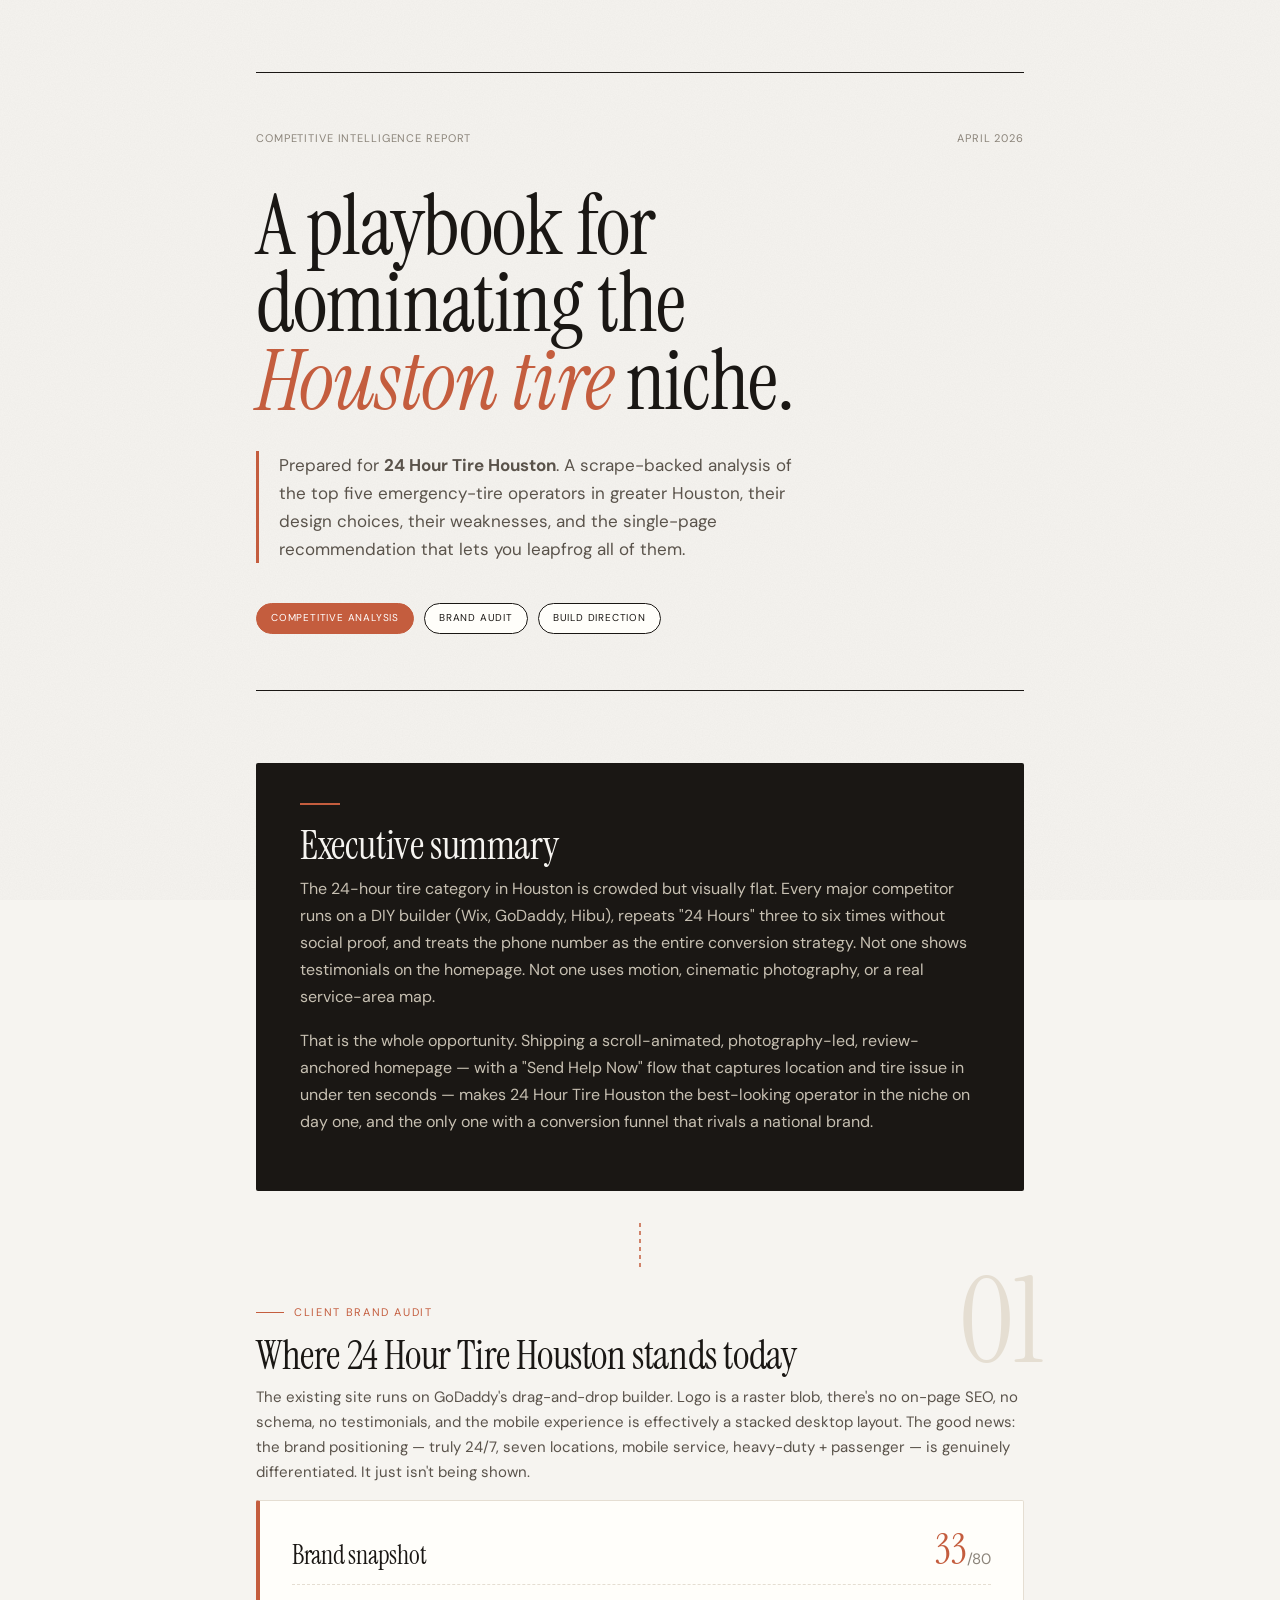
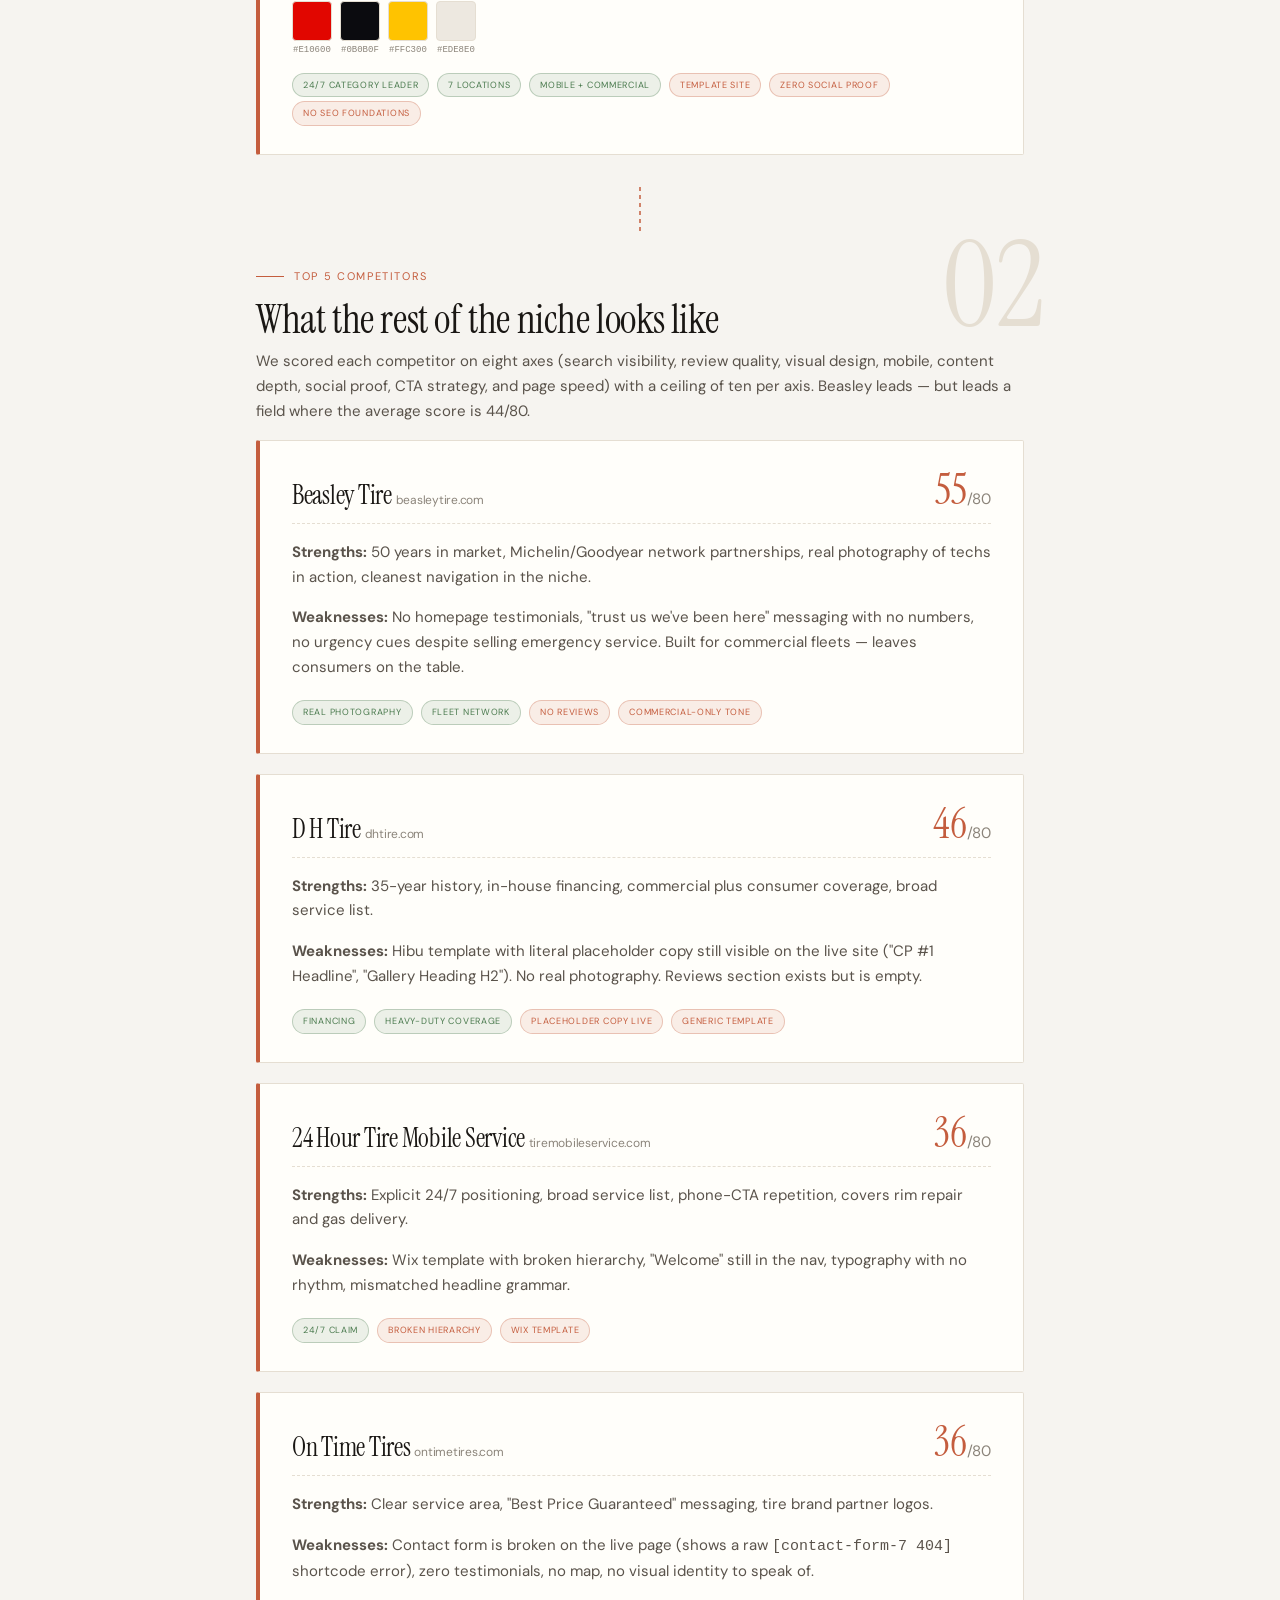
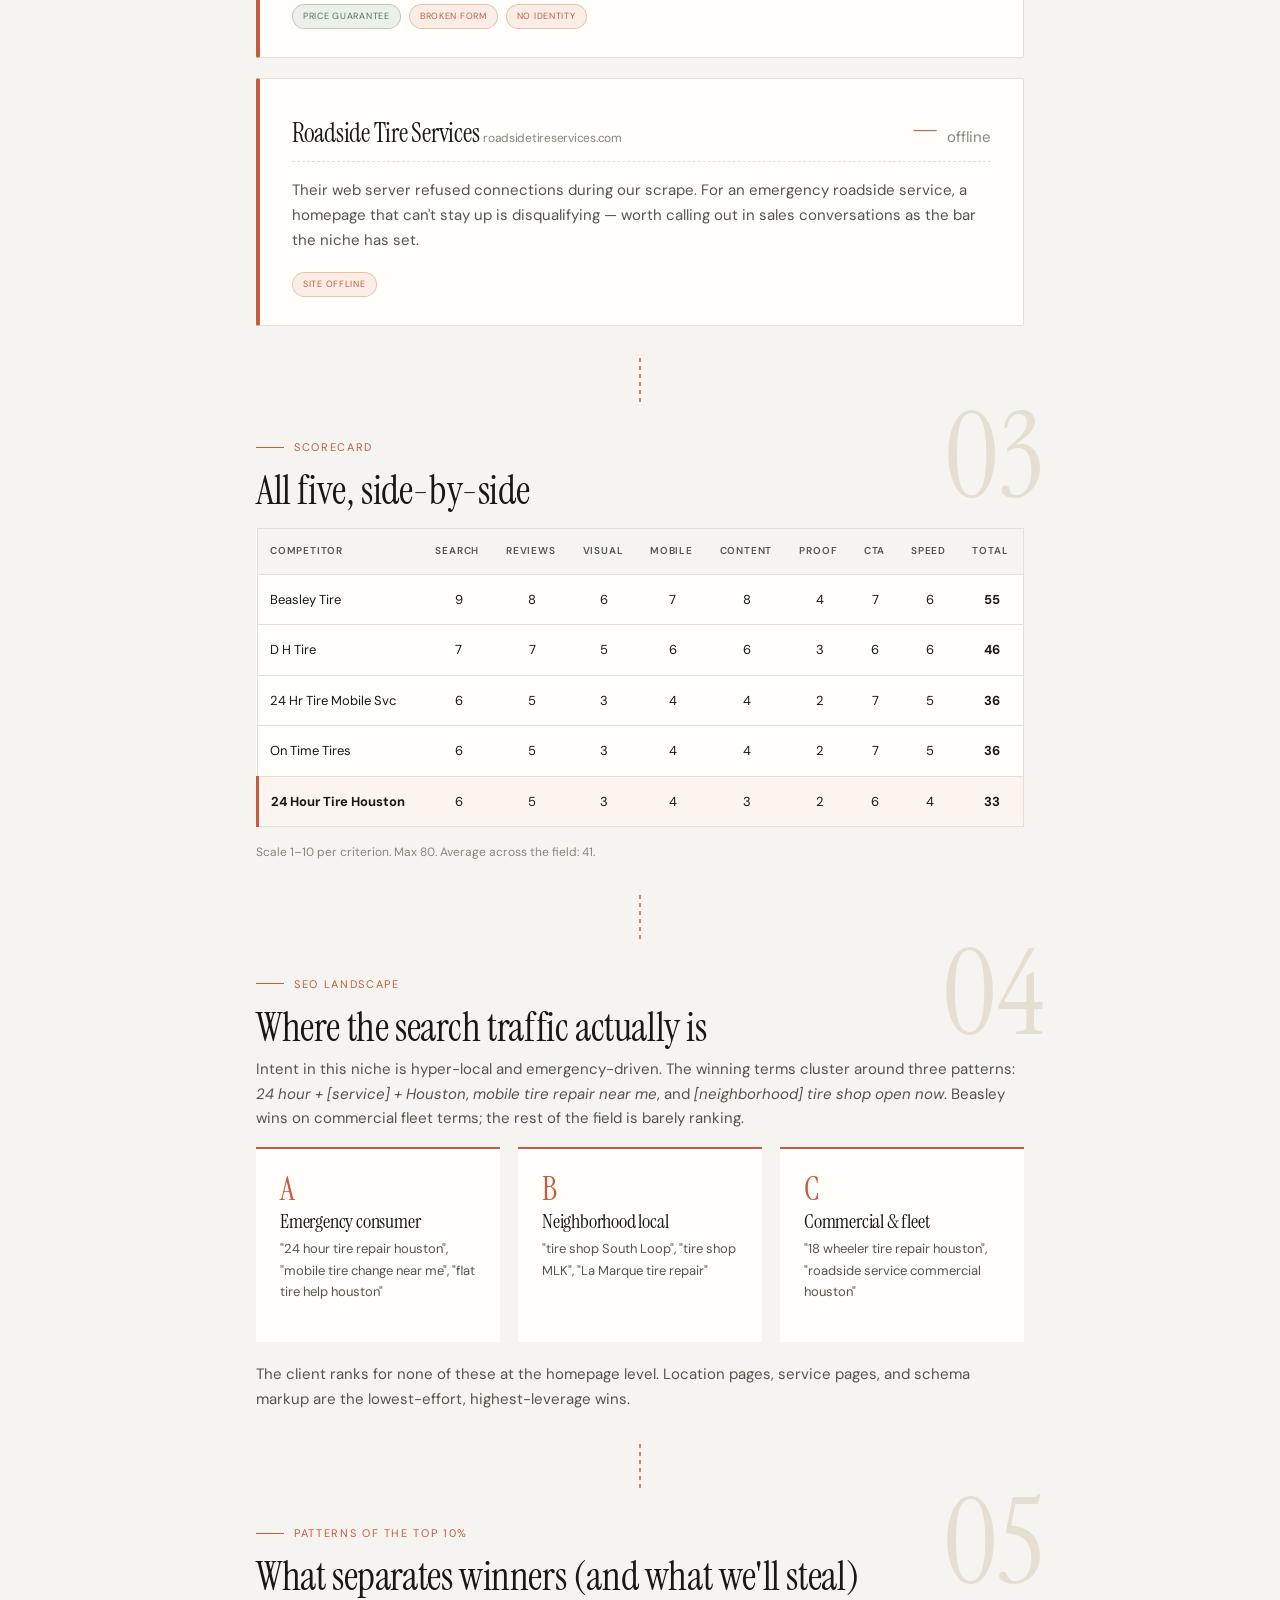
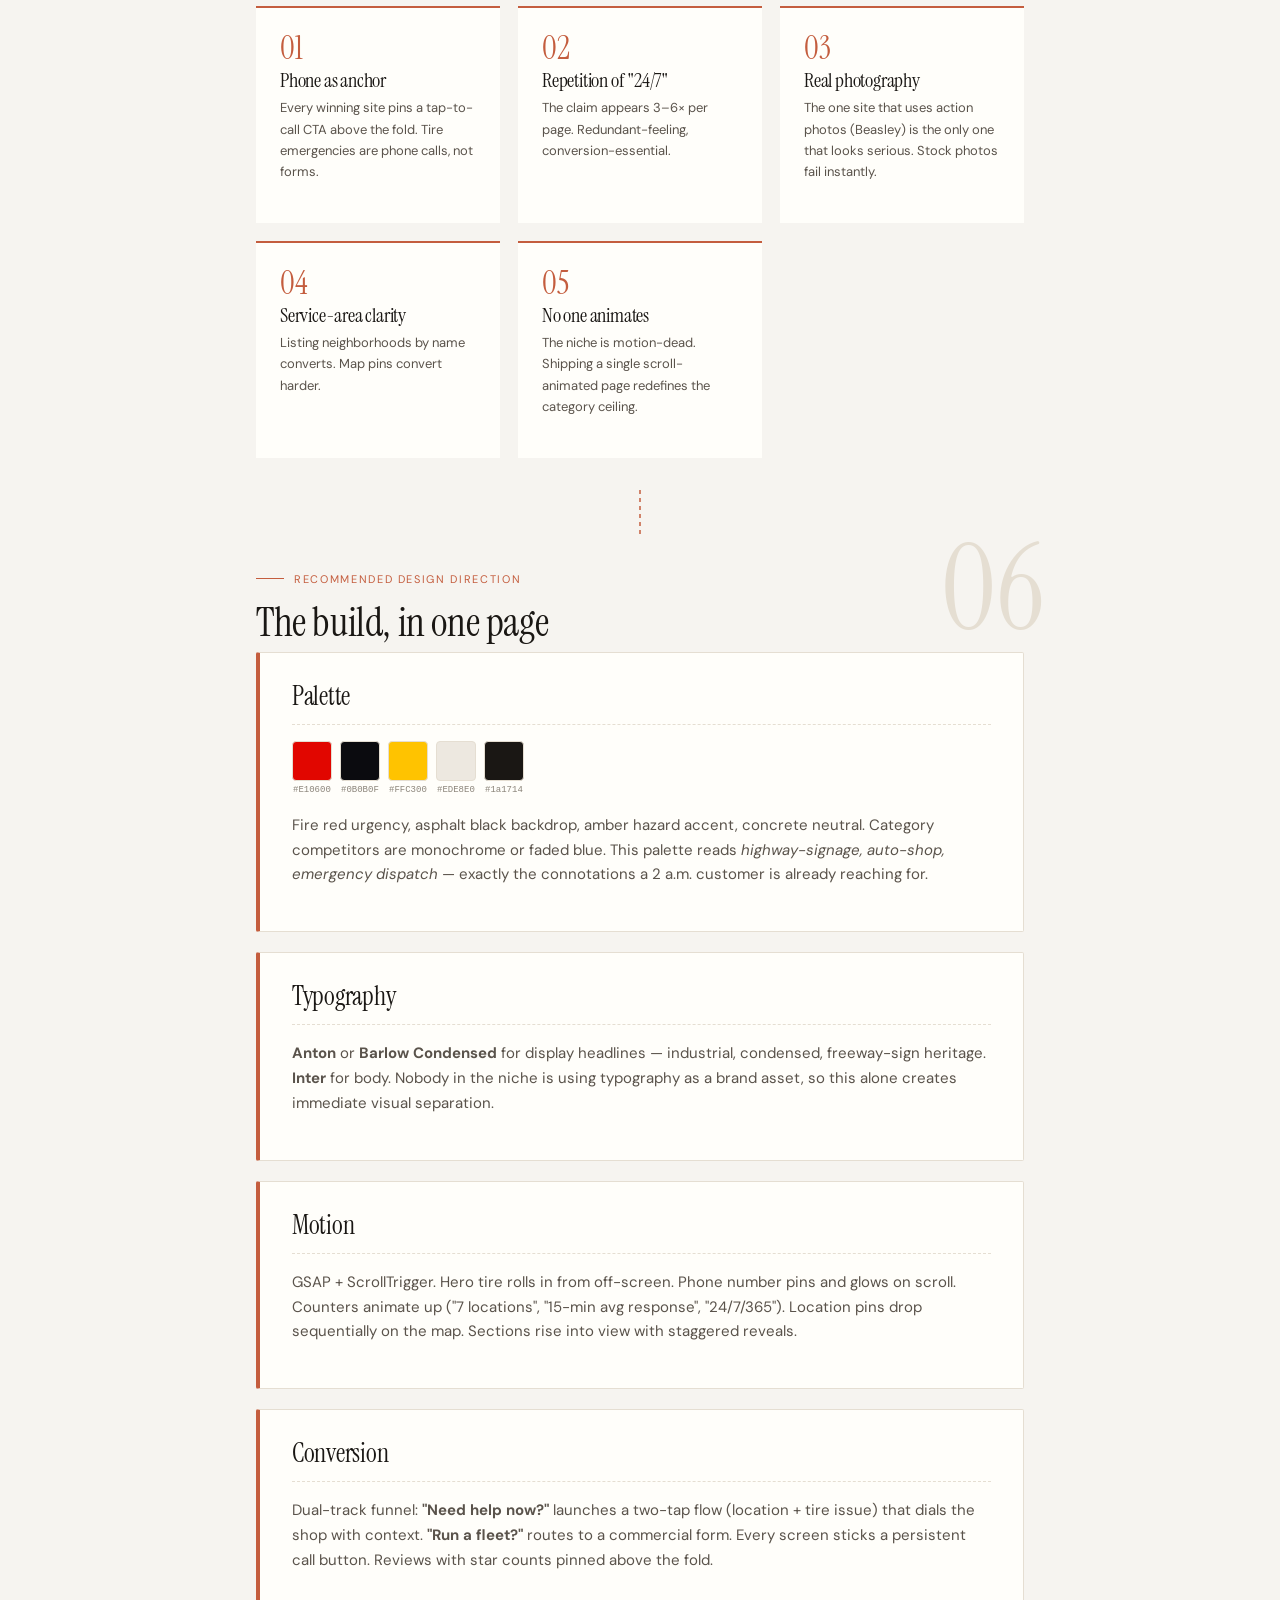
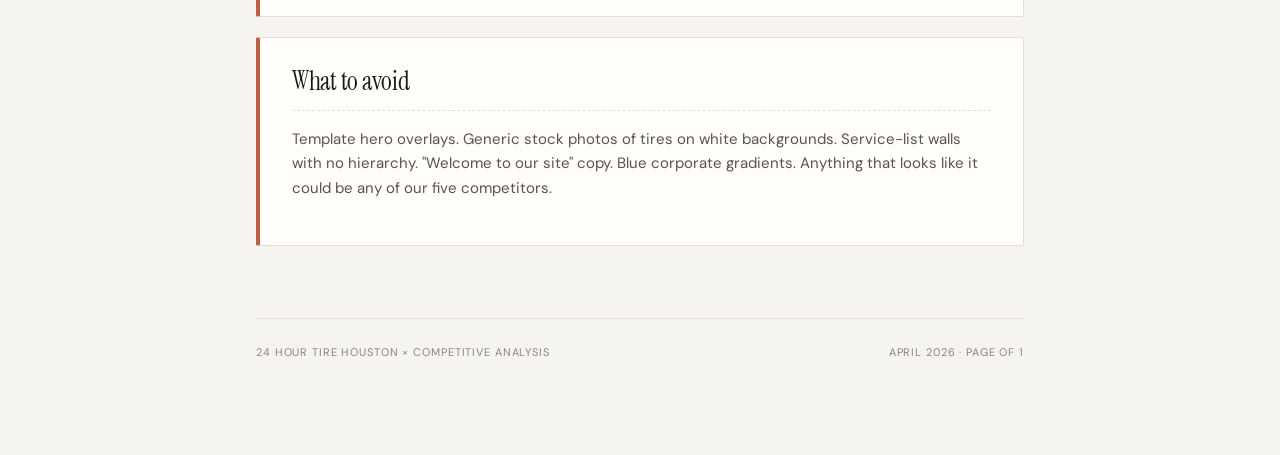
<file: competitive-analysis.html>
<!doctype html>
<html lang="en">
<head>
<meta charset="utf-8" />
<meta name="viewport" content="width=device-width, initial-scale=1" />
<title>Competitive Analysis — 24 Hour Tire Houston</title>
<link rel="preconnect" href="https://fonts.googleapis.com" />
<link rel="preconnect" href="https://fonts.gstatic.com" crossorigin />
<link href="https://fonts.googleapis.com/css2?family=Instrument+Serif:ital@0;1&family=DM+Sans:wght@300;400;500;600;700&display=swap" rel="stylesheet" />
<style>
  :root {
    --paper: #f6f4f0;
    --card: #fffefa;
    --ink: #1a1714;
    --ink-soft: #5a534b;
    --ink-mute: #8b847a;
    --accent: #c45d3e;
    --accent-soft: #e8b8a5;
    --line: #e5ded2;
    --hazard: #d89b2a;
    --good: #4a7a4e;
  }
  * { box-sizing: border-box; }
  html, body { margin: 0; padding: 0; }
  body {
    background: var(--paper);
    color: var(--ink);
    font-family: 'DM Sans', system-ui, sans-serif;
    font-size: 15px;
    line-height: 1.65;
    position: relative;
    overflow-x: hidden;
  }
  body::before {
    content: "";
    position: fixed;
    inset: 0;
    pointer-events: none;
    opacity: 0.35;
    mix-blend-mode: multiply;
    background-image: url("data:image/svg+xml;utf8,<svg xmlns='http://www.w3.org/2000/svg' width='300' height='300'><filter id='n'><feTurbulence type='fractalNoise' baseFrequency='0.85' numOctaves='2' stitchTiles='stitch'/><feColorMatrix values='0 0 0 0 0  0 0 0 0 0  0 0 0 0 0  0 0 0 0.08 0'/></filter><rect width='100%25' height='100%25' filter='url(%23n)'/></svg>");
    z-index: 1;
  }
  .page {
    max-width: 880px;
    margin: 0 auto;
    padding: 72px 56px 96px;
    position: relative;
    z-index: 2;
  }
  h1, h2, h3, h4 {
    font-family: 'Instrument Serif', 'Times New Roman', serif;
    font-weight: 400;
    letter-spacing: -0.01em;
    color: var(--ink);
    margin: 0;
  }
  h1 { font-size: 68px; line-height: 1; }
  h2 { font-size: 40px; line-height: 1.1; margin-bottom: 8px; }
  h3 { font-size: 26px; line-height: 1.2; }
  h4 { font-size: 20px; }
  p { margin: 0 0 16px; color: var(--ink-soft); }
  .mono, .badge, .num, .tag {
    font-family: 'DM Sans', monospace;
    letter-spacing: 0.08em;
    text-transform: uppercase;
  }

  /* ---------- COVER ---------- */
  .cover {
    border-top: 1px solid var(--ink);
    border-bottom: 1px solid var(--ink);
    padding: 56px 0;
    margin-bottom: 72px;
    position: relative;
  }
  .cover-meta {
    display: flex;
    justify-content: space-between;
    font-size: 11px;
    color: var(--ink-mute);
    margin-bottom: 40px;
  }
  .cover-title { font-size: 84px; line-height: 0.92; margin-bottom: 32px; }
  .cover-title em { color: var(--accent); font-style: italic; }
  .cover-sub {
    max-width: 560px;
    font-size: 17px;
    color: var(--ink-soft);
    border-left: 3px solid var(--accent);
    padding-left: 20px;
  }
  .badge-row {
    display: flex;
    gap: 10px;
    margin-top: 40px;
  }
  .badge {
    display: inline-block;
    padding: 6px 14px;
    border: 1px solid var(--ink);
    border-radius: 100px;
    font-size: 10px;
    background: var(--card);
  }
  .badge.accent { background: var(--accent); color: white; border-color: var(--accent); }

  /* ---------- SECTION ---------- */
  section { margin-bottom: 64px; position: relative; }
  .section-num {
    font-family: 'Instrument Serif', serif;
    font-size: 120px;
    line-height: 0.8;
    color: var(--line);
    position: absolute;
    right: -20px;
    top: -30px;
    pointer-events: none;
    user-select: none;
  }
  .section-kicker {
    font-size: 11px;
    letter-spacing: 0.15em;
    text-transform: uppercase;
    color: var(--accent);
    margin-bottom: 12px;
    display: flex;
    align-items: center;
    gap: 10px;
  }
  .section-kicker::before {
    content: "";
    display: inline-block;
    width: 28px;
    height: 1px;
    background: var(--accent);
  }

  /* ---------- FLOW CONNECTOR ---------- */
  .flow {
    height: 48px;
    display: flex;
    justify-content: center;
    align-items: center;
    margin: -32px 0 32px;
  }
  .flow svg { overflow: visible; }

  /* ---------- CARDS ---------- */
  .card {
    background: var(--card);
    border: 1px solid var(--line);
    border-left: 4px solid var(--accent);
    border-radius: 2px;
    padding: 28px 32px;
    margin-bottom: 20px;
    transition: box-shadow 0.2s, transform 0.2s;
  }
  .card:hover { box-shadow: 0 8px 24px rgba(26,23,20,0.08); transform: translateY(-2px); }
  .card-head {
    display: flex;
    justify-content: space-between;
    align-items: baseline;
    border-bottom: 1px dashed var(--line);
    padding-bottom: 12px;
    margin-bottom: 16px;
  }
  .card-head h3 { margin: 0; }
  .score {
    font-family: 'Instrument Serif', serif;
    font-size: 42px;
    color: var(--accent);
    line-height: 1;
  }
  .score small { font-size: 15px; color: var(--ink-mute); font-family: 'DM Sans', sans-serif; }
  .tag {
    display: inline-block;
    padding: 4px 10px;
    background: var(--paper);
    border: 1px solid var(--line);
    border-radius: 100px;
    font-size: 9px;
    color: var(--ink-soft);
    margin: 4px 4px 0 0;
  }
  .tag.good { background: rgba(74,122,78,0.1); color: var(--good); border-color: rgba(74,122,78,0.3); }
  .tag.bad { background: rgba(196,93,62,0.1); color: var(--accent); border-color: rgba(196,93,62,0.3); }

  /* ---------- SWATCHES ---------- */
  .swatch-row { display: flex; gap: 8px; margin: 14px 0; }
  .swatch {
    width: 40px; height: 40px; border-radius: 4px;
    border: 1px solid var(--line);
    position: relative;
  }
  .swatch::after {
    content: attr(data-hex);
    position: absolute;
    bottom: -18px; left: 0;
    font-size: 9px;
    color: var(--ink-mute);
    font-family: monospace;
  }

  /* ---------- TABLE ---------- */
  table {
    width: 100%;
    border-collapse: collapse;
    background: var(--card);
    border: 1px solid var(--line);
    font-size: 13px;
    margin: 16px 0;
  }
  th, td {
    padding: 14px 12px;
    text-align: left;
    border-bottom: 1px solid var(--line);
  }
  th {
    background: var(--paper);
    font-family: 'DM Sans', sans-serif;
    font-weight: 600;
    font-size: 10px;
    letter-spacing: 0.08em;
    text-transform: uppercase;
    color: var(--ink-soft);
  }
  tr:last-child td { border-bottom: 0; }
  td.num-cell { text-align: center; font-variant-numeric: tabular-nums; color: var(--ink); }
  tr.highlight td { background: rgba(196,93,62,0.06); }
  tr.highlight td:first-child { border-left: 3px solid var(--accent); }
  .total { font-weight: 700; color: var(--accent); }

  /* ---------- PATTERNS ---------- */
  .patterns { display: grid; grid-template-columns: repeat(auto-fit, minmax(240px, 1fr)); gap: 18px; }
  .pattern {
    background: var(--card);
    padding: 24px;
    border-top: 2px solid var(--accent);
  }
  .pattern-num {
    font-family: 'Instrument Serif', serif;
    font-size: 32px;
    color: var(--accent);
    line-height: 1;
  }

  /* ---------- EXECUTIVE ---------- */
  .exec {
    background: var(--ink);
    color: #e8e2d6;
    padding: 40px 44px;
    border-radius: 2px;
    position: relative;
  }
  .exec h2 { color: #f6f4f0; }
  .exec p { color: #c7c0b2; font-size: 16px; line-height: 1.7; }
  .exec .accent-line {
    width: 40px;
    height: 2px;
    background: var(--accent);
    margin-bottom: 18px;
  }

  /* ---------- FOOTER ---------- */
  footer {
    border-top: 1px solid var(--line);
    padding-top: 24px;
    margin-top: 72px;
    font-size: 11px;
    color: var(--ink-mute);
    display: flex;
    justify-content: space-between;
  }

  /* ---------- PRINT ---------- */
  @media print {
    @page { size: A4; margin: 16mm 14mm; }
    body { background: white; }
    body::before { display: none; }
    .page { padding: 0; max-width: 100%; }
    .card, table, .exec, .pattern { break-inside: avoid; }
    section { break-inside: avoid-page; }
    h2 { break-after: avoid; }
    .cover { break-after: page; }
  }

  /* ---------- MOBILE ---------- */
  @media (max-width: 640px) {
    .page { padding: 40px 22px 64px; }
    h1, .cover-title { font-size: 44px !important; }
    h2 { font-size: 30px; }
    .section-num { font-size: 72px; right: -8px; }
    .card { padding: 22px; }
    .card-head { flex-direction: column; align-items: flex-start; gap: 8px; }
    .exec { padding: 28px 24px; }
    table { font-size: 11px; }
    th, td { padding: 10px 6px; }
  }
</style>
</head>
<body>
<div class="page">

  <!-- COVER -->
  <header class="cover">
    <div class="cover-meta">
      <span class="mono">Competitive Intelligence Report</span>
      <span class="mono">April 2026</span>
    </div>
    <h1 class="cover-title">A playbook for<br/>dominating the<br/><em>Houston tire</em> niche.</h1>
    <div class="cover-sub">
      Prepared for <strong>24 Hour Tire Houston</strong>. A scrape-backed analysis of
      the top five emergency-tire operators in greater Houston, their design choices,
      their weaknesses, and the single-page recommendation that lets you leapfrog all of them.
    </div>
    <div class="badge-row">
      <span class="badge accent">Competitive Analysis</span>
      <span class="badge">Brand Audit</span>
      <span class="badge">Build Direction</span>
    </div>
  </header>

  <!-- EXEC SUMMARY -->
  <section class="exec">
    <div class="accent-line"></div>
    <h2>Executive summary</h2>
    <p>
      The 24-hour tire category in Houston is crowded but visually flat. Every major
      competitor runs on a DIY builder (Wix, GoDaddy, Hibu), repeats "24 Hours" three
      to six times without social proof, and treats the phone number as the entire
      conversion strategy. Not one shows testimonials on the homepage. Not one uses
      motion, cinematic photography, or a real service-area map.
    </p>
    <p>
      That is the whole opportunity. Shipping a scroll-animated, photography-led,
      review-anchored homepage — with a "Send Help Now" flow that captures location
      and tire issue in under ten seconds — makes 24 Hour Tire Houston the best-looking
      operator in the niche on day one, and the only one with a conversion funnel that
      rivals a national brand.
    </p>
  </section>

  <div class="flow">
    <svg width="2" height="48"><line x1="1" y1="0" x2="1" y2="48" stroke="#c45d3e" stroke-width="1.5" stroke-dasharray="4 4"/></svg>
  </div>

  <!-- SECTION 1 — BRAND AUDIT -->
  <section>
    <span class="section-num">01</span>
    <div class="section-kicker">Client Brand Audit</div>
    <h2>Where 24 Hour Tire Houston stands today</h2>
    <p>The existing site runs on GoDaddy's drag-and-drop builder. Logo is a raster blob,
      there's no on-page SEO, no schema, no testimonials, and the mobile experience is
      effectively a stacked desktop layout. The good news: the brand positioning —
      truly 24/7, seven locations, mobile service, heavy-duty + passenger — is
      genuinely differentiated. It just isn't being shown.</p>

    <div class="card">
      <div class="card-head">
        <h3>Brand snapshot</h3>
        <span class="score">33<small>/80</small></span>
      </div>
      <div class="swatch-row">
        <div class="swatch" style="background:#E10600" data-hex="#E10600"></div>
        <div class="swatch" style="background:#0B0B0F" data-hex="#0B0B0F"></div>
        <div class="swatch" style="background:#FFC300" data-hex="#FFC300"></div>
        <div class="swatch" style="background:#EDE8E0" data-hex="#EDE8E0"></div>
      </div>
      <div style="margin-top:28px;">
        <span class="tag good">24/7 category leader</span>
        <span class="tag good">7 locations</span>
        <span class="tag good">Mobile + commercial</span>
        <span class="tag bad">Template site</span>
        <span class="tag bad">Zero social proof</span>
        <span class="tag bad">No SEO foundations</span>
      </div>
    </div>
  </section>

  <div class="flow">
    <svg width="2" height="48"><line x1="1" y1="0" x2="1" y2="48" stroke="#c45d3e" stroke-width="1.5" stroke-dasharray="4 4"/></svg>
  </div>

  <!-- SECTION 2 — COMPETITORS -->
  <section>
    <span class="section-num">02</span>
    <div class="section-kicker">Top 5 Competitors</div>
    <h2>What the rest of the niche looks like</h2>
    <p>We scored each competitor on eight axes (search visibility, review quality,
      visual design, mobile, content depth, social proof, CTA strategy, and page speed)
      with a ceiling of ten per axis. Beasley leads — but leads a field where the average
      score is 44/80.</p>

    <div class="card">
      <div class="card-head">
        <h3>Beasley Tire <span style="font-family:'DM Sans';font-size:12px;color:var(--ink-mute);">beasleytire.com</span></h3>
        <span class="score">55<small>/80</small></span>
      </div>
      <p><strong>Strengths:</strong> 50 years in market, Michelin/Goodyear network
        partnerships, real photography of techs in action, cleanest navigation in the niche.</p>
      <p><strong>Weaknesses:</strong> No homepage testimonials, "trust us we've been here"
        messaging with no numbers, no urgency cues despite selling emergency service.
        Built for commercial fleets — leaves consumers on the table.</p>
      <span class="tag good">Real photography</span>
      <span class="tag good">Fleet network</span>
      <span class="tag bad">No reviews</span>
      <span class="tag bad">Commercial-only tone</span>
    </div>

    <div class="card">
      <div class="card-head">
        <h3>D H Tire <span style="font-family:'DM Sans';font-size:12px;color:var(--ink-mute);">dhtire.com</span></h3>
        <span class="score">46<small>/80</small></span>
      </div>
      <p><strong>Strengths:</strong> 35-year history, in-house financing, commercial plus
        consumer coverage, broad service list.</p>
      <p><strong>Weaknesses:</strong> Hibu template with literal placeholder copy still
        visible on the live site ("CP #1 Headline", "Gallery Heading H2"). No real
        photography. Reviews section exists but is empty.</p>
      <span class="tag good">Financing</span>
      <span class="tag good">Heavy-duty coverage</span>
      <span class="tag bad">Placeholder copy live</span>
      <span class="tag bad">Generic template</span>
    </div>

    <div class="card">
      <div class="card-head">
        <h3>24 Hour Tire Mobile Service <span style="font-family:'DM Sans';font-size:12px;color:var(--ink-mute);">tiremobileservice.com</span></h3>
        <span class="score">36<small>/80</small></span>
      </div>
      <p><strong>Strengths:</strong> Explicit 24/7 positioning, broad service list,
        phone-CTA repetition, covers rim repair and gas delivery.</p>
      <p><strong>Weaknesses:</strong> Wix template with broken hierarchy, "Welcome" still
        in the nav, typography with no rhythm, mismatched headline grammar.</p>
      <span class="tag good">24/7 claim</span>
      <span class="tag bad">Broken hierarchy</span>
      <span class="tag bad">Wix template</span>
    </div>

    <div class="card">
      <div class="card-head">
        <h3>On Time Tires <span style="font-family:'DM Sans';font-size:12px;color:var(--ink-mute);">ontimetires.com</span></h3>
        <span class="score">36<small>/80</small></span>
      </div>
      <p><strong>Strengths:</strong> Clear service area, "Best Price Guaranteed" messaging,
        tire brand partner logos.</p>
      <p><strong>Weaknesses:</strong> Contact form is broken on the live page (shows a raw
        <code>[contact-form-7 404]</code> shortcode error), zero testimonials, no map, no
        visual identity to speak of.</p>
      <span class="tag good">Price guarantee</span>
      <span class="tag bad">Broken form</span>
      <span class="tag bad">No identity</span>
    </div>

    <div class="card">
      <div class="card-head">
        <h3>Roadside Tire Services <span style="font-family:'DM Sans';font-size:12px;color:var(--ink-mute);">roadsidetireservices.com</span></h3>
        <span class="score">— <small>offline</small></span>
      </div>
      <p>Their web server refused connections during our scrape. For an emergency
        roadside service, a homepage that can't stay up is disqualifying — worth
        calling out in sales conversations as the bar the niche has set.</p>
      <span class="tag bad">Site offline</span>
    </div>
  </section>

  <div class="flow">
    <svg width="2" height="48"><line x1="1" y1="0" x2="1" y2="48" stroke="#c45d3e" stroke-width="1.5" stroke-dasharray="4 4"/></svg>
  </div>

  <!-- SECTION 3 — TABLE -->
  <section>
    <span class="section-num">03</span>
    <div class="section-kicker">Scorecard</div>
    <h2>All five, side-by-side</h2>
    <table>
      <thead>
        <tr>
          <th>Competitor</th>
          <th class="num-cell">Search</th>
          <th class="num-cell">Reviews</th>
          <th class="num-cell">Visual</th>
          <th class="num-cell">Mobile</th>
          <th class="num-cell">Content</th>
          <th class="num-cell">Proof</th>
          <th class="num-cell">CTA</th>
          <th class="num-cell">Speed</th>
          <th class="num-cell">Total</th>
        </tr>
      </thead>
      <tbody>
        <tr>
          <td>Beasley Tire</td>
          <td class="num-cell">9</td><td class="num-cell">8</td><td class="num-cell">6</td><td class="num-cell">7</td><td class="num-cell">8</td><td class="num-cell">4</td><td class="num-cell">7</td><td class="num-cell">6</td>
          <td class="num-cell total">55</td>
        </tr>
        <tr>
          <td>D H Tire</td>
          <td class="num-cell">7</td><td class="num-cell">7</td><td class="num-cell">5</td><td class="num-cell">6</td><td class="num-cell">6</td><td class="num-cell">3</td><td class="num-cell">6</td><td class="num-cell">6</td>
          <td class="num-cell total">46</td>
        </tr>
        <tr>
          <td>24 Hr Tire Mobile Svc</td>
          <td class="num-cell">6</td><td class="num-cell">5</td><td class="num-cell">3</td><td class="num-cell">4</td><td class="num-cell">4</td><td class="num-cell">2</td><td class="num-cell">7</td><td class="num-cell">5</td>
          <td class="num-cell total">36</td>
        </tr>
        <tr>
          <td>On Time Tires</td>
          <td class="num-cell">6</td><td class="num-cell">5</td><td class="num-cell">3</td><td class="num-cell">4</td><td class="num-cell">4</td><td class="num-cell">2</td><td class="num-cell">7</td><td class="num-cell">5</td>
          <td class="num-cell total">36</td>
        </tr>
        <tr class="highlight">
          <td><strong>24 Hour Tire Houston</strong></td>
          <td class="num-cell">6</td><td class="num-cell">5</td><td class="num-cell">3</td><td class="num-cell">4</td><td class="num-cell">3</td><td class="num-cell">2</td><td class="num-cell">6</td><td class="num-cell">4</td>
          <td class="num-cell total">33</td>
        </tr>
      </tbody>
    </table>
    <p style="font-size:12px;color:var(--ink-mute);margin-top:8px;">
      Scale 1–10 per criterion. Max 80. Average across the field: 41.
    </p>
  </section>

  <div class="flow">
    <svg width="2" height="48"><line x1="1" y1="0" x2="1" y2="48" stroke="#c45d3e" stroke-width="1.5" stroke-dasharray="4 4"/></svg>
  </div>

  <!-- SECTION 4 — SEO -->
  <section>
    <span class="section-num">04</span>
    <div class="section-kicker">SEO Landscape</div>
    <h2>Where the search traffic actually is</h2>
    <p>Intent in this niche is hyper-local and emergency-driven. The winning terms cluster
      around three patterns: <em>24 hour + [service] + Houston</em>, <em>mobile tire
      repair near me</em>, and <em>[neighborhood] tire shop open now</em>. Beasley wins on
      commercial fleet terms; the rest of the field is barely ranking.</p>
    <div class="patterns">
      <div class="pattern">
        <div class="pattern-num">A</div>
        <h4>Emergency consumer</h4>
        <p style="font-size:13px;">"24 hour tire repair houston", "mobile tire change near me", "flat tire help houston"</p>
      </div>
      <div class="pattern">
        <div class="pattern-num">B</div>
        <h4>Neighborhood local</h4>
        <p style="font-size:13px;">"tire shop South Loop", "tire shop MLK", "La Marque tire repair"</p>
      </div>
      <div class="pattern">
        <div class="pattern-num">C</div>
        <h4>Commercial & fleet</h4>
        <p style="font-size:13px;">"18 wheeler tire repair houston", "roadside service commercial houston"</p>
      </div>
    </div>
    <p style="margin-top:20px;">The client ranks for none of these at the homepage level. Location pages,
      service pages, and schema markup are the lowest-effort, highest-leverage wins.</p>
  </section>

  <div class="flow">
    <svg width="2" height="48"><line x1="1" y1="0" x2="1" y2="48" stroke="#c45d3e" stroke-width="1.5" stroke-dasharray="4 4"/></svg>
  </div>

  <!-- SECTION 5 — PATTERNS -->
  <section>
    <span class="section-num">05</span>
    <div class="section-kicker">Patterns of the Top 10%</div>
    <h2>What separates winners (and what we'll steal)</h2>
    <div class="patterns">
      <div class="pattern">
        <div class="pattern-num">01</div>
        <h4>Phone as anchor</h4>
        <p style="font-size:13px;">Every winning site pins a tap-to-call CTA above the fold. Tire emergencies are phone calls, not forms.</p>
      </div>
      <div class="pattern">
        <div class="pattern-num">02</div>
        <h4>Repetition of "24/7"</h4>
        <p style="font-size:13px;">The claim appears 3–6× per page. Redundant-feeling, conversion-essential.</p>
      </div>
      <div class="pattern">
        <div class="pattern-num">03</div>
        <h4>Real photography</h4>
        <p style="font-size:13px;">The one site that uses action photos (Beasley) is the only one that looks serious. Stock photos fail instantly.</p>
      </div>
      <div class="pattern">
        <div class="pattern-num">04</div>
        <h4>Service-area clarity</h4>
        <p style="font-size:13px;">Listing neighborhoods by name converts. Map pins convert harder.</p>
      </div>
      <div class="pattern">
        <div class="pattern-num">05</div>
        <h4>No one animates</h4>
        <p style="font-size:13px;">The niche is motion-dead. Shipping a single scroll-animated page redefines the category ceiling.</p>
      </div>
    </div>
  </section>

  <div class="flow">
    <svg width="2" height="48"><line x1="1" y1="0" x2="1" y2="48" stroke="#c45d3e" stroke-width="1.5" stroke-dasharray="4 4"/></svg>
  </div>

  <!-- SECTION 6 — DIRECTION -->
  <section>
    <span class="section-num">06</span>
    <div class="section-kicker">Recommended Design Direction</div>
    <h2>The build, in one page</h2>

    <div class="card">
      <div class="card-head"><h3>Palette</h3></div>
      <div class="swatch-row">
        <div class="swatch" style="background:#E10600" data-hex="#E10600"></div>
        <div class="swatch" style="background:#0B0B0F" data-hex="#0B0B0F"></div>
        <div class="swatch" style="background:#FFC300" data-hex="#FFC300"></div>
        <div class="swatch" style="background:#EDE8E0" data-hex="#EDE8E0"></div>
        <div class="swatch" style="background:#1a1714" data-hex="#1a1714"></div>
      </div>
      <p style="margin-top:32px;">
        Fire red urgency, asphalt black backdrop, amber hazard accent, concrete neutral.
        Category competitors are monochrome or faded blue. This palette reads
        <em>highway-signage, auto-shop, emergency dispatch</em> — exactly the connotations
        a 2 a.m. customer is already reaching for.
      </p>
    </div>

    <div class="card">
      <div class="card-head"><h3>Typography</h3></div>
      <p><strong>Anton</strong> or <strong>Barlow Condensed</strong> for display headlines
        — industrial, condensed, freeway-sign heritage. <strong>Inter</strong> for body.
        Nobody in the niche is using typography as a brand asset, so this alone creates
        immediate visual separation.</p>
    </div>

    <div class="card">
      <div class="card-head"><h3>Motion</h3></div>
      <p>GSAP + ScrollTrigger. Hero tire rolls in from off-screen. Phone number pins and
        glows on scroll. Counters animate up ("7 locations", "15-min avg response",
        "24/7/365"). Location pins drop sequentially on the map. Sections rise into view
        with staggered reveals.</p>
    </div>

    <div class="card">
      <div class="card-head"><h3>Conversion</h3></div>
      <p>Dual-track funnel: <strong>"Need help now?"</strong> launches a two-tap flow
        (location + tire issue) that dials the shop with context. <strong>"Run a
        fleet?"</strong> routes to a commercial form. Every screen sticks a persistent
        call button. Reviews with star counts pinned above the fold.</p>
    </div>

    <div class="card">
      <div class="card-head"><h3>What to avoid</h3></div>
      <p>Template hero overlays. Generic stock photos of tires on white backgrounds.
        Service-list walls with no hierarchy. "Welcome to our site" copy. Blue corporate
        gradients. Anything that looks like it could be any of our five competitors.</p>
    </div>
  </section>

  <footer>
    <span class="mono">24 Hour Tire Houston × Competitive Analysis</span>
    <span class="mono">April 2026 · Page of 1</span>
  </footer>
</div>
</body>
</html>
</file>
